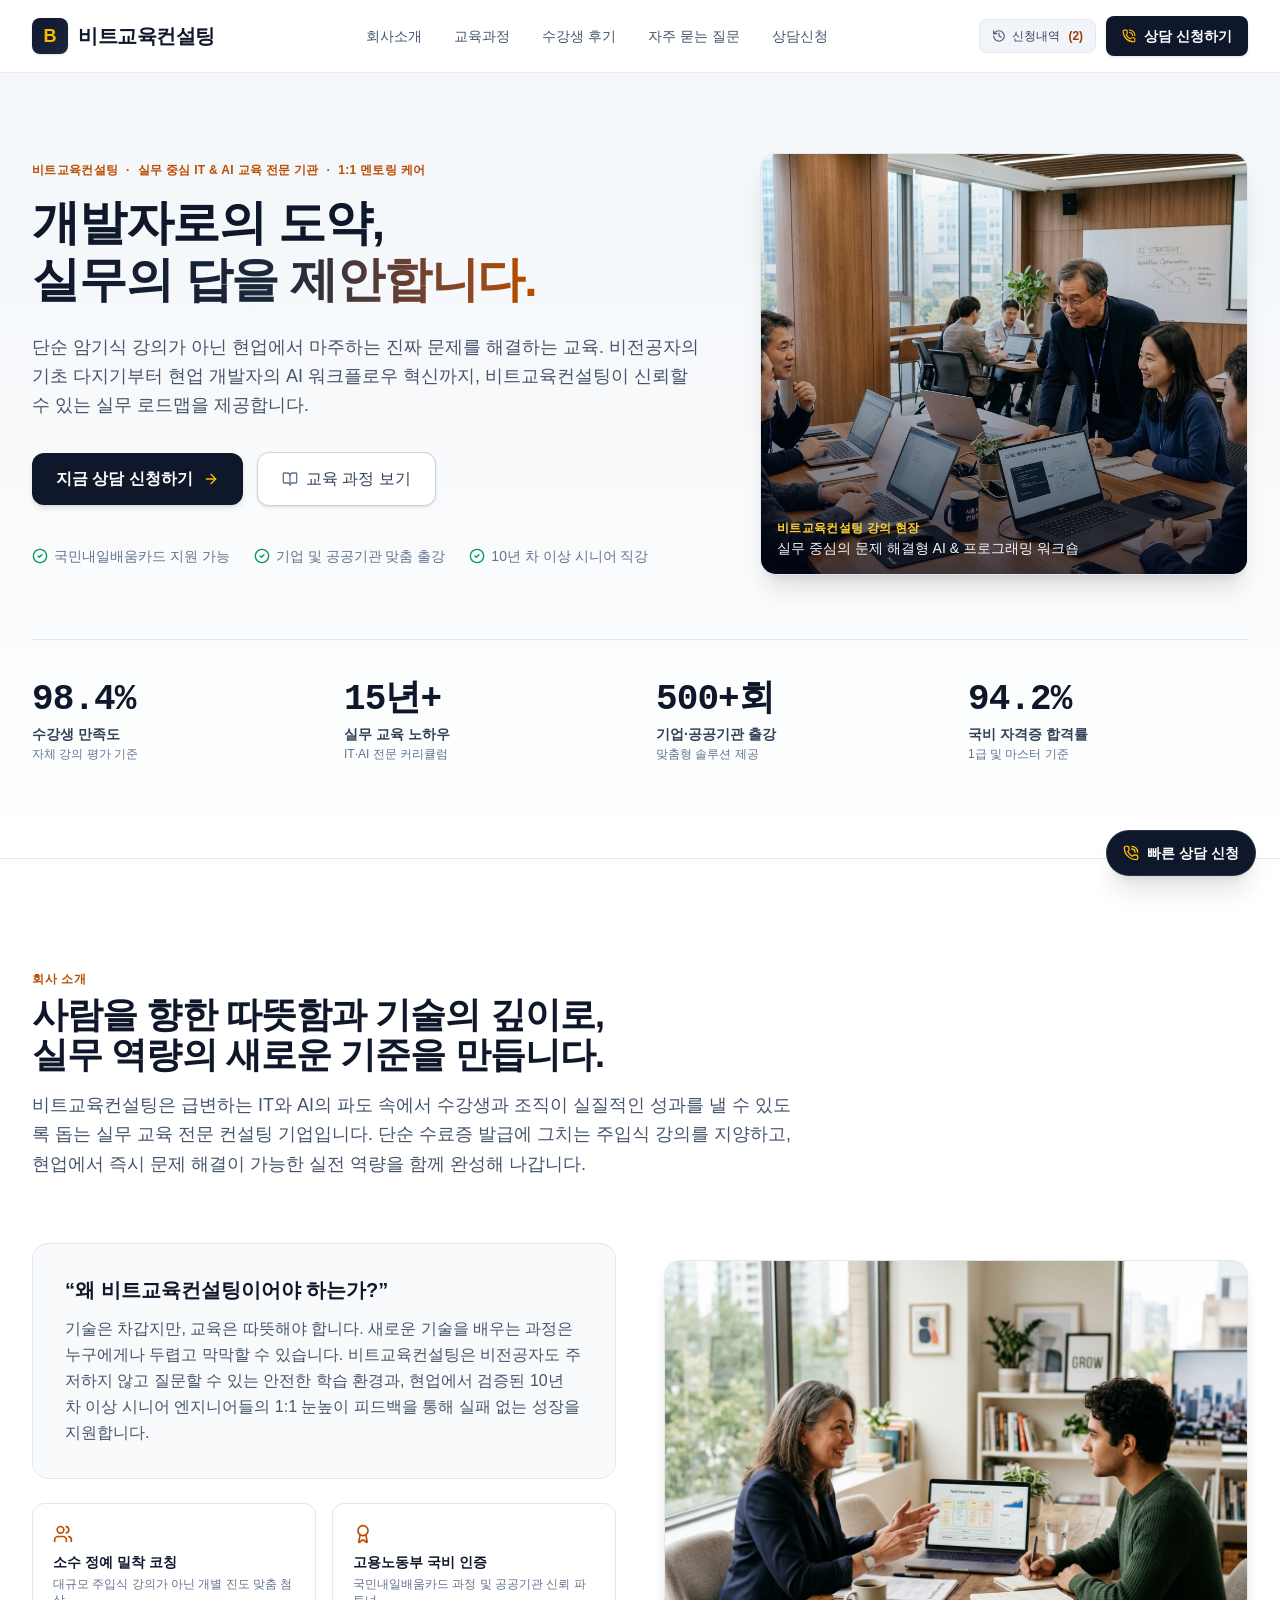
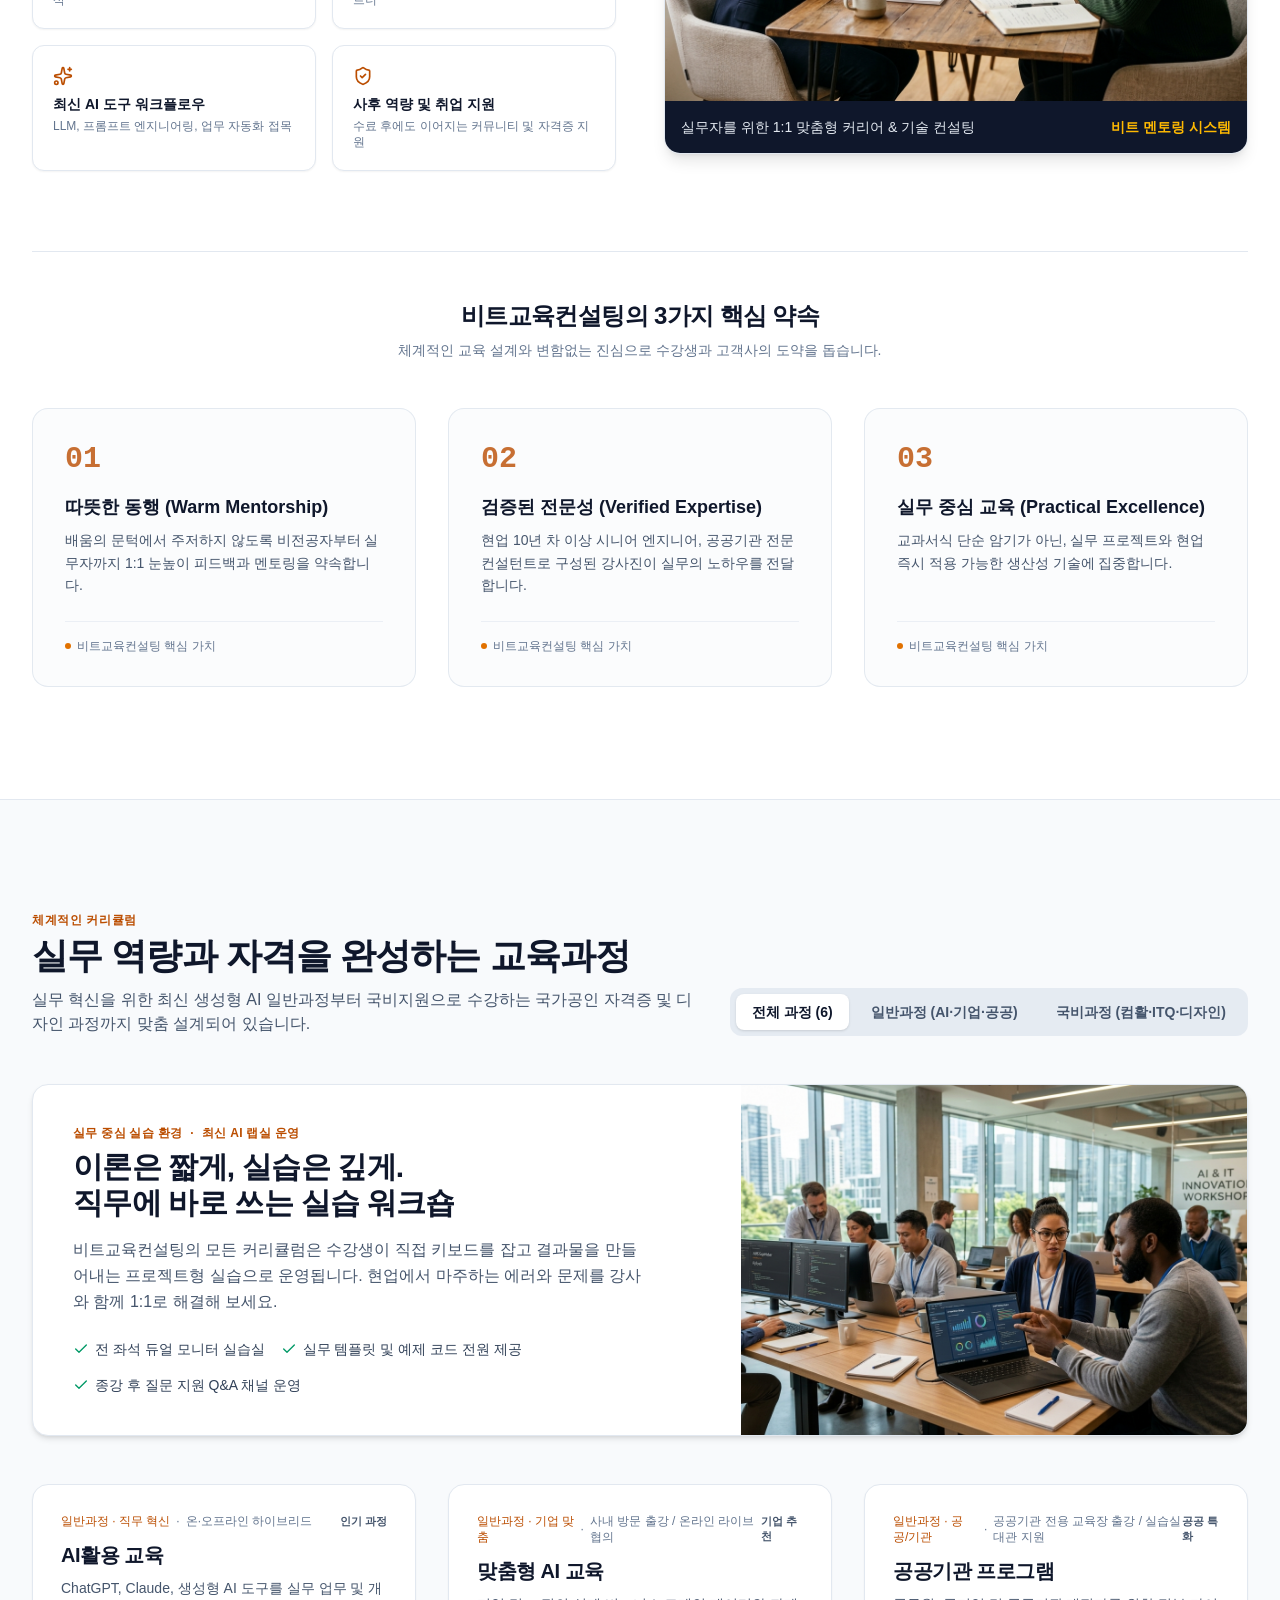
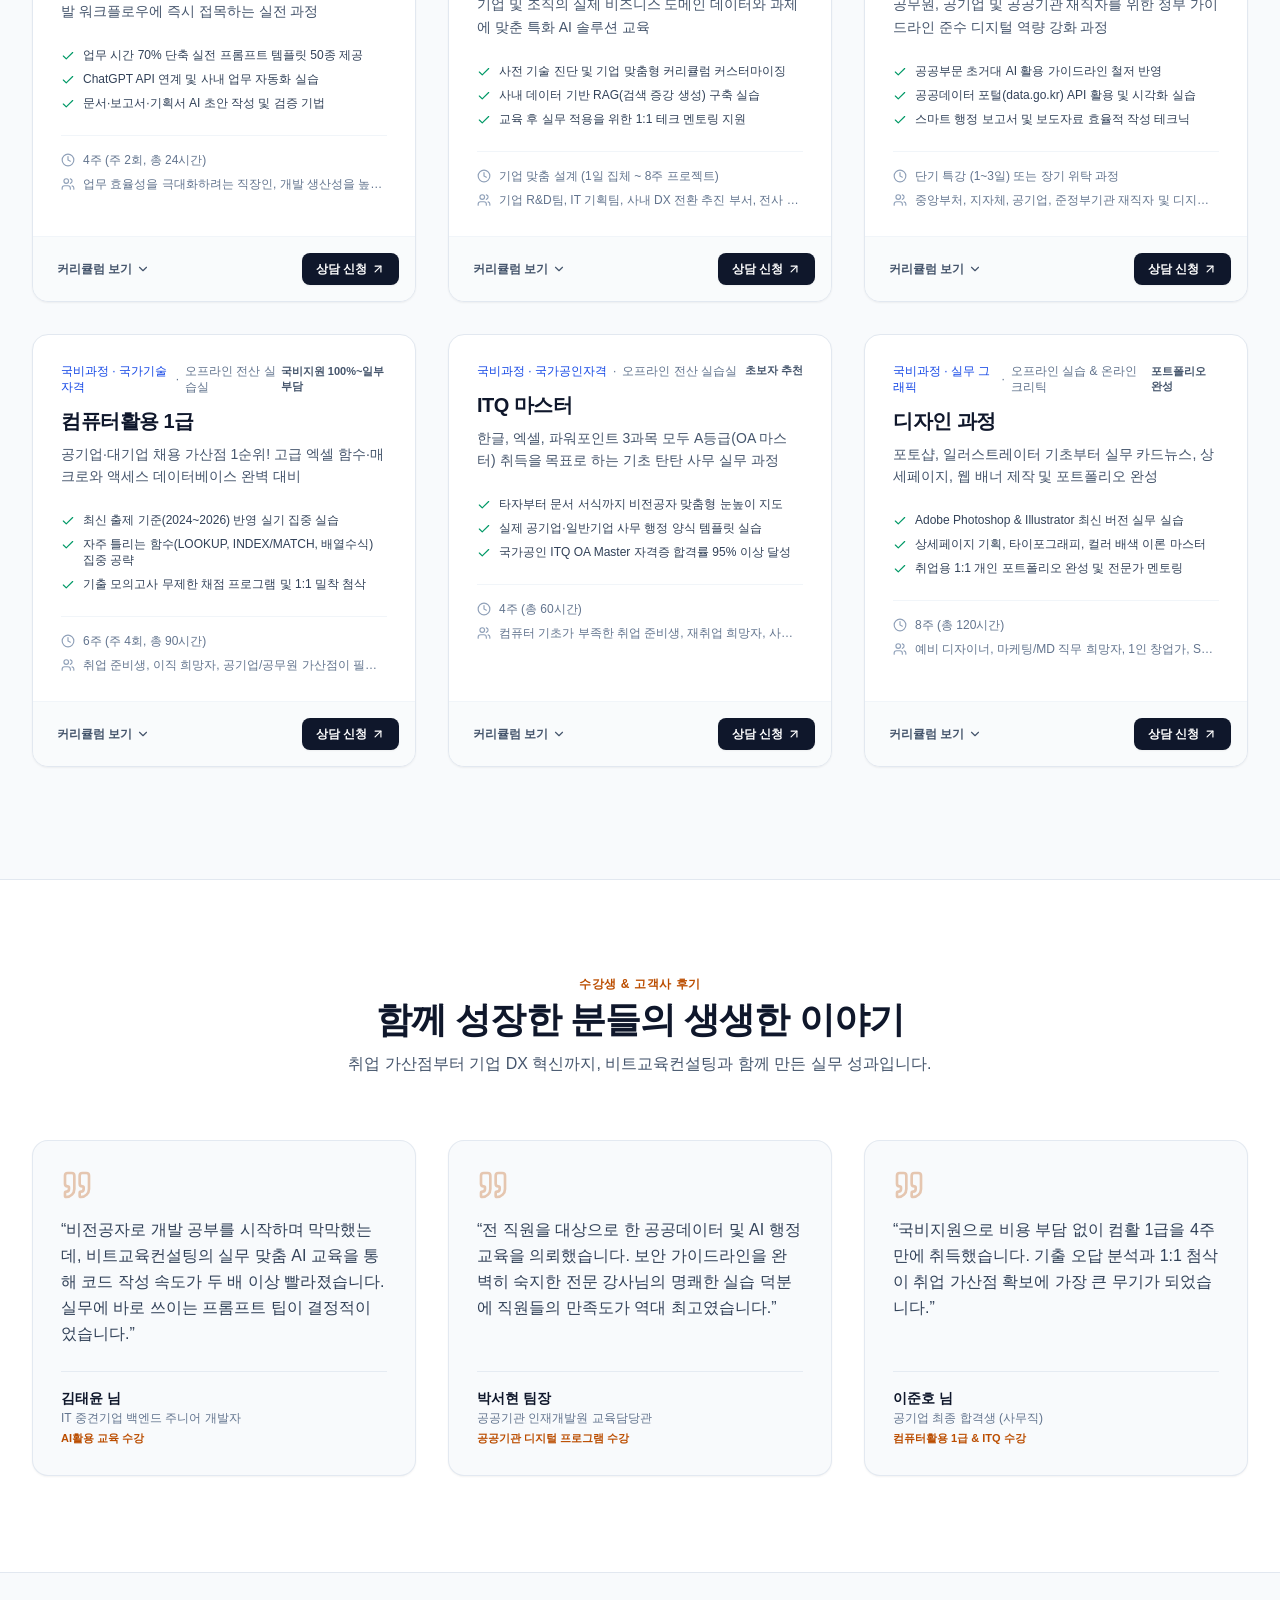
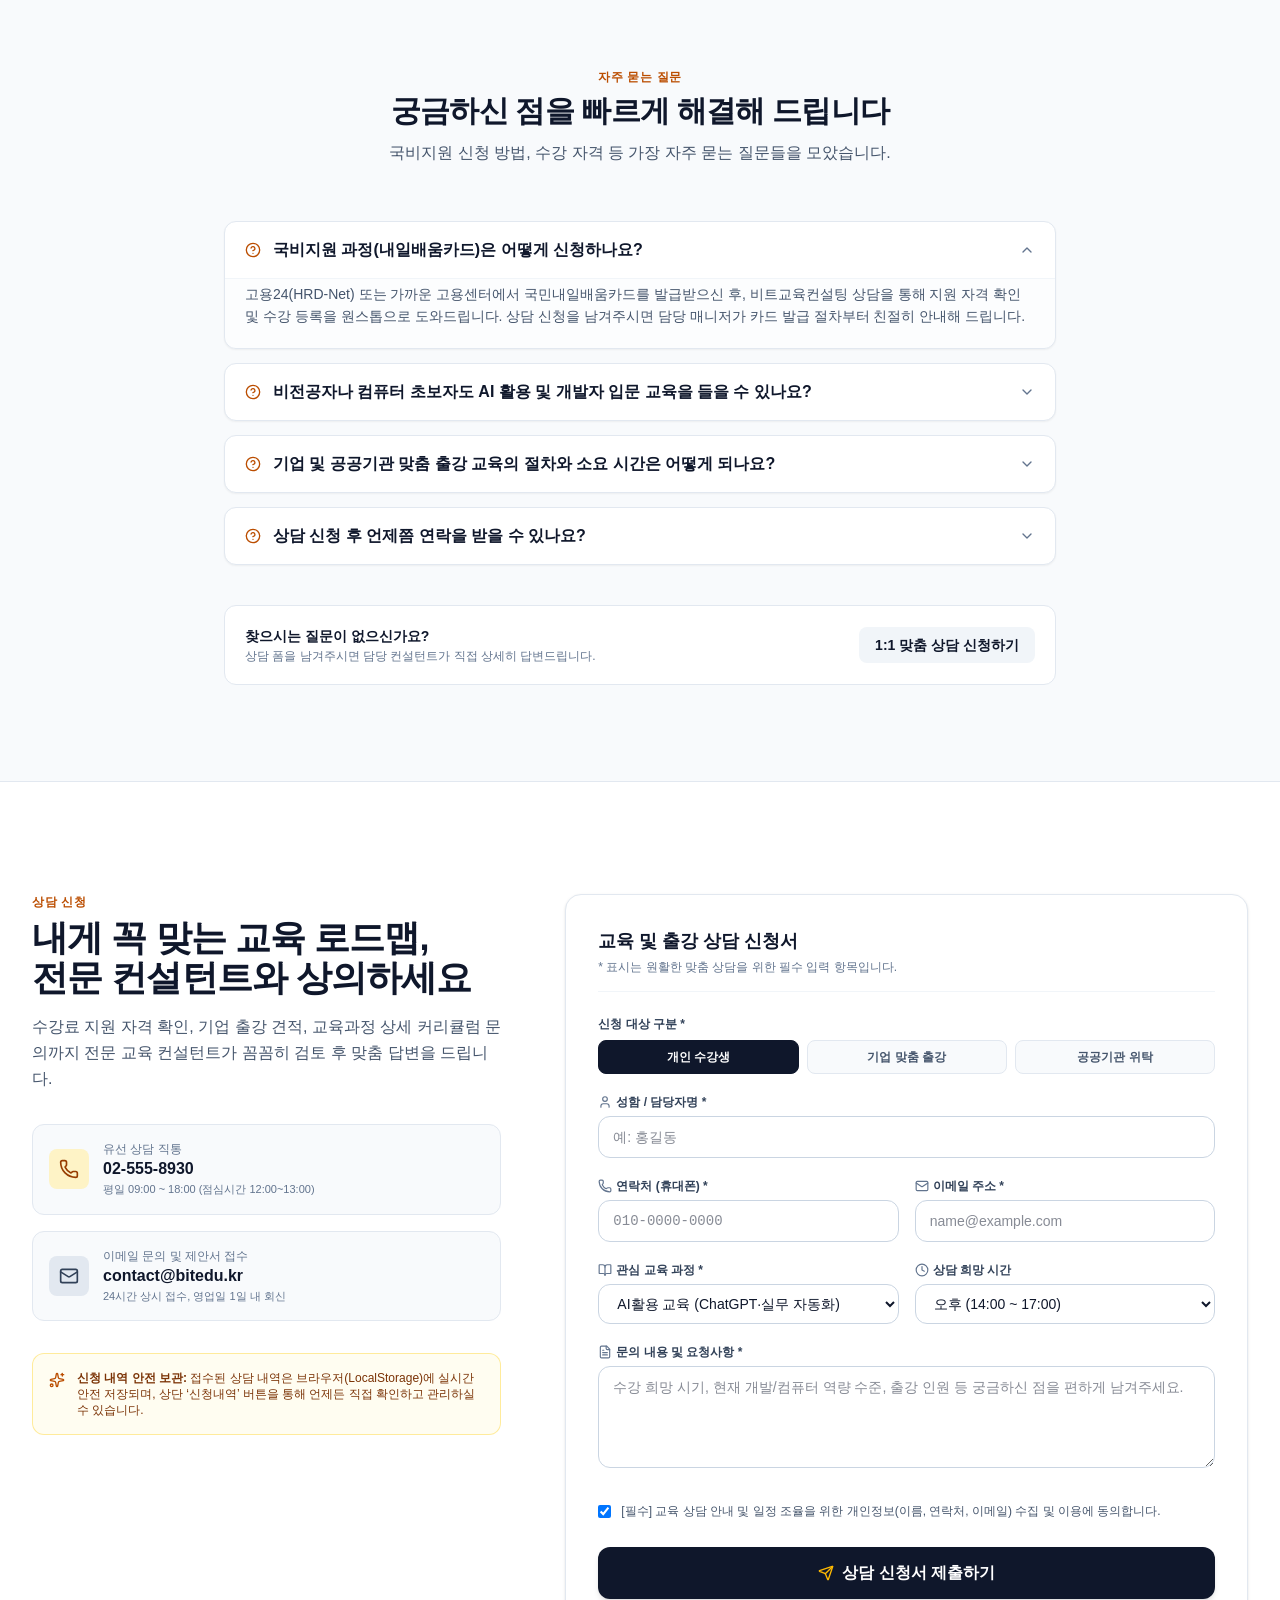
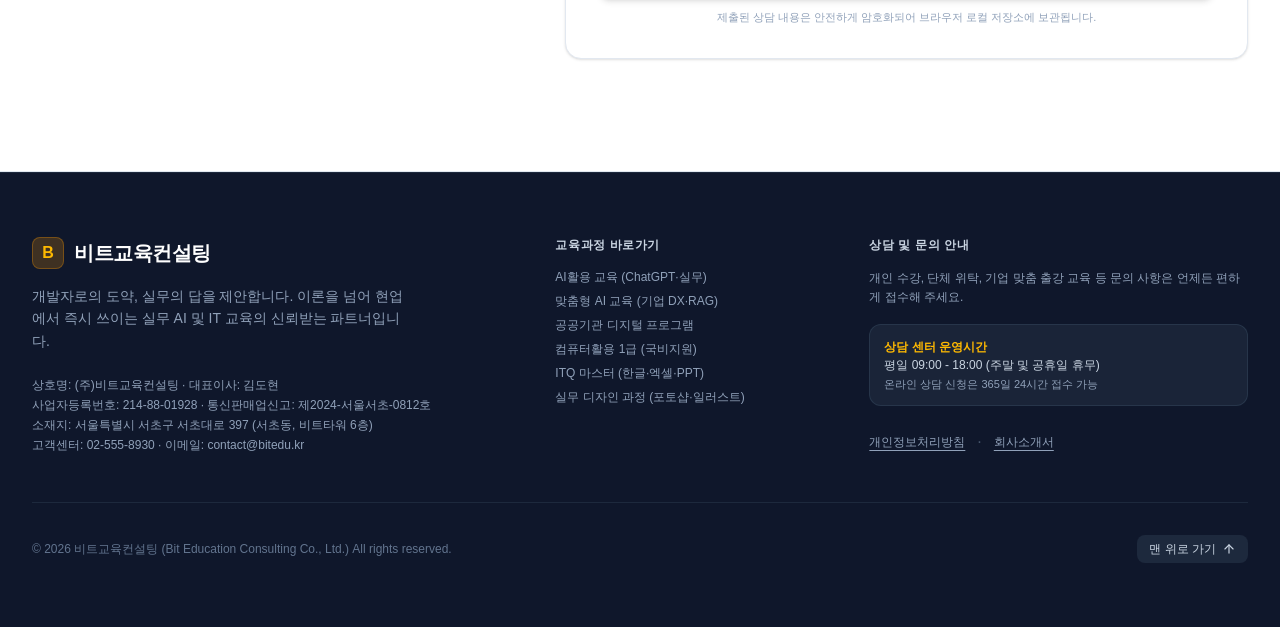
<file: index.html>
<!doctype html>
<html lang="ko" class="scroll-smooth">
  <head>
    <meta charset="UTF-8" />
    <meta name="viewport" content="width=device-width, initial-scale=1.0" />
    <title>비트교육컨설팅 | 개발자로의 도약, 실무의 답을 제안합니다</title>
    <meta name="description" content="개발자로의 도약과 실무의 답을 제안하는 실무 중심 IT 및 AI 교육 컨설팅 비트교육컨설팅" />
    <meta property="og:title" content="비트교육컨설팅 | 개발자로의 도약, 실무의 답을 제안합니다" />
    <meta property="og:description" content="개발자로의 도약과 실무의 답을 제안하는 실무 중심 IT 및 AI 교육 컨설팅 비트교육컨설팅" />
    <meta property="og:type" content="website" />
    <meta name="twitter:card" content="summary_large_image" />
    <link rel="preconnect" href="https://fonts.googleapis.com">
    <link rel="preconnect" href="https://fonts.gstatic.com" crossorigin>
    <link href="https://fonts.googleapis.com/css2?family=Plus+Jakarta+Sans:wght@400;500;600;700;800&family=Noto+Sans+KR:wght@300;400;500;600;700&display=swap" rel="stylesheet">
    <script type="module" crossorigin src="./assets/index-j3MHJ8ti.js"></script>
    <link rel="stylesheet" crossorigin href="./assets/index-C7l54IaM.css">
  </head>
  <body class="bg-slate-50 text-slate-900 antialiased selection:bg-amber-100 selection:text-amber-900">
    <div id="root"></div>
  </body>
</html>
</file>
<file: assets/index-C7l54IaM.css>
/*! tailwindcss v4.3.3 | MIT License | https://tailwindcss.com */
@layer properties{@supports (((-webkit-hyphens:none)) and (not (margin-trim:inline))) or ((-moz-orient:inline) and (not (color:rgb(from red r g b)))){*,:before,:after,::backdrop{--tw-space-y-reverse:0;--tw-border-style:solid;--tw-gradient-position:initial;--tw-gradient-from:#0000;--tw-gradient-via:#0000;--tw-gradient-to:#0000;--tw-gradient-stops:initial;--tw-gradient-via-stops:initial;--tw-gradient-from-position:0%;--tw-gradient-via-position:50%;--tw-gradient-to-position:100%;--tw-leading:initial;--tw-font-weight:initial;--tw-tracking:initial;--tw-ordinal:initial;--tw-slashed-zero:initial;--tw-numeric-figure:initial;--tw-numeric-spacing:initial;--tw-numeric-fraction:initial;--tw-shadow:0 0 #0000;--tw-shadow-color:initial;--tw-shadow-alpha:100%;--tw-inset-shadow:0 0 #0000;--tw-inset-shadow-color:initial;--tw-inset-shadow-alpha:100%;--tw-ring-color:initial;--tw-ring-shadow:0 0 #0000;--tw-inset-ring-color:initial;--tw-inset-ring-shadow:0 0 #0000;--tw-ring-inset:initial;--tw-ring-offset-width:0px;--tw-ring-offset-color:#fff;--tw-ring-offset-shadow:0 0 #0000;--tw-backdrop-blur:initial;--tw-backdrop-brightness:initial;--tw-backdrop-contrast:initial;--tw-backdrop-grayscale:initial;--tw-backdrop-hue-rotate:initial;--tw-backdrop-invert:initial;--tw-backdrop-opacity:initial;--tw-backdrop-saturate:initial;--tw-backdrop-sepia:initial;--tw-duration:initial;--tw-translate-x:0;--tw-translate-y:0;--tw-translate-z:0;--tw-content:"";--tw-scale-x:1;--tw-scale-y:1;--tw-scale-z:1}}}@layer theme{:root,:host{--font-sans:-apple-system, BlinkMacSystemFont, "Segoe UI", Roboto, "Helvetica Neue", "Noto Sans", Arial, sans-serif, "Apple Color Emoji", "Segoe UI Emoji", "Segoe UI Symbol", "Noto Color Emoji";--font-mono:ui-monospace, SFMono-Regular, Menlo, Monaco, Consolas, "Liberation Mono", "Courier New", monospace;--color-red-50:oklch(97.1% .013 17.38);--color-red-100:oklch(93.6% .032 17.717);--color-red-200:oklch(88.5% .062 18.334);--color-red-400:oklch(70.4% .191 22.216);--color-red-500:oklch(63.7% .237 25.331);--color-red-600:oklch(57.7% .245 27.325);--color-amber-50:oklch(98.7% .022 95.277);--color-amber-100:oklch(96.2% .059 95.617);--color-amber-200:oklch(92.4% .12 95.746);--color-amber-300:oklch(87.9% .169 91.605);--color-amber-400:oklch(82.8% .189 84.429);--color-amber-500:oklch(76.9% .188 70.08);--color-amber-600:oklch(66.6% .179 58.318);--color-amber-700:oklch(55.5% .163 48.998);--color-amber-800:oklch(47.3% .137 46.201);--color-amber-900:oklch(41.4% .112 45.904);--color-emerald-100:oklch(95% .052 163.051);--color-emerald-200:oklch(90.5% .093 164.15);--color-emerald-400:oklch(76.5% .177 163.223);--color-emerald-600:oklch(59.6% .145 163.225);--color-emerald-700:oklch(50.8% .118 165.612);--color-emerald-800:oklch(43.2% .095 166.913);--color-blue-100:oklch(93.2% .032 255.585);--color-blue-600:oklch(54.6% .245 262.881);--color-blue-700:oklch(48.8% .243 264.376);--color-blue-800:oklch(42.4% .199 265.638);--color-slate-50:oklch(98.4% .003 247.858);--color-slate-100:oklch(96.8% .007 247.896);--color-slate-200:oklch(92.9% .013 255.508);--color-slate-300:oklch(86.9% .022 252.894);--color-slate-400:oklch(70.4% .04 256.788);--color-slate-500:oklch(55.4% .046 257.417);--color-slate-600:oklch(44.6% .043 257.281);--color-slate-700:oklch(37.2% .044 257.287);--color-slate-800:oklch(27.9% .041 260.031);--color-slate-900:oklch(20.8% .042 265.755);--color-slate-950:oklch(12.9% .042 264.695);--color-white:#fff;--spacing:.25rem;--container-sm:24rem;--container-lg:32rem;--container-xl:36rem;--container-2xl:42rem;--container-3xl:48rem;--container-4xl:56rem;--container-7xl:80rem;--text-xs:.75rem;--text-xs--line-height:calc(1 / .75);--text-sm:.875rem;--text-sm--line-height:calc(1.25 / .875);--text-base:1rem;--text-base--line-height:calc(1.5 / 1);--text-lg:1.125rem;--text-lg--line-height:calc(1.75 / 1.125);--text-xl:1.25rem;--text-xl--line-height:calc(1.75 / 1.25);--text-2xl:1.5rem;--text-2xl--line-height:calc(2 / 1.5);--text-3xl:1.875rem;--text-3xl--line-height:calc(2.25 / 1.875);--text-4xl:2.25rem;--text-4xl--line-height:calc(2.5 / 2.25);--text-5xl:3rem;--text-5xl--line-height:1;--font-weight-normal:400;--font-weight-medium:500;--font-weight-semibold:600;--font-weight-bold:700;--font-weight-extrabold:800;--tracking-tight:-.025em;--tracking-wide:.025em;--tracking-wider:.05em;--leading-relaxed:1.625;--radius-md:.375rem;--radius-lg:.5rem;--radius-xl:.75rem;--radius-2xl:1rem;--animate-spin:spin 1s linear infinite;--animate-bounce:bounce 1s infinite;--blur-xs:4px;--blur-md:12px;--default-transition-duration:.15s;--default-transition-timing-function:cubic-bezier(.4, 0, .2, 1);--default-font-family:var(--font-sans);--default-mono-font-family:var(--font-mono)}}@layer base{*,:after,:before,::backdrop{box-sizing:border-box;border:0 solid;margin:0;padding:0}::file-selector-button{box-sizing:border-box;border:0 solid;margin:0;padding:0}html,:host{-webkit-text-size-adjust:100%;tab-size:4;line-height:1.5;font-family:var(--default-font-family,-apple-system, BlinkMacSystemFont, "Segoe UI", Roboto, "Helvetica Neue", "Noto Sans", Arial, sans-serif, "Apple Color Emoji", "Segoe UI Emoji", "Segoe UI Symbol", "Noto Color Emoji");font-feature-settings:var(--default-font-feature-settings,normal);font-variation-settings:var(--default-font-variation-settings,normal);-webkit-tap-highlight-color:transparent}hr{height:0;color:inherit;border-top-width:1px}abbr:where([title]){-webkit-text-decoration:underline dotted;text-decoration:underline dotted}h1,h2,h3,h4,h5,h6{font-size:inherit;font-weight:inherit}a{color:inherit;-webkit-text-decoration:inherit;-webkit-text-decoration:inherit;-webkit-text-decoration:inherit;-webkit-text-decoration:inherit;text-decoration:inherit}b,strong{font-weight:bolder}code,kbd,samp,pre{font-family:var(--default-mono-font-family,ui-monospace, SFMono-Regular, Menlo, Monaco, Consolas, "Liberation Mono", "Courier New", monospace);font-feature-settings:var(--default-mono-font-feature-settings,normal);font-variation-settings:var(--default-mono-font-variation-settings,normal);font-size:1em}small{font-size:80%}sub,sup{vertical-align:baseline;font-size:75%;line-height:0;position:relative}sub{bottom:-.25em}sup{top:-.5em}table{text-indent:0;border-color:inherit;border-collapse:collapse}:-moz-focusring:where(:not(iframe)){outline:auto}progress{vertical-align:baseline}summary{display:list-item}ol,ul,menu{list-style:none}img,svg,video,canvas,audio,iframe,embed,object{vertical-align:middle;display:block}img,video{max-width:100%;height:auto}button,input,select,optgroup,textarea{font:inherit;font-feature-settings:inherit;font-variation-settings:inherit;letter-spacing:inherit;color:inherit;opacity:1;background-color:#0000;border-radius:0}::file-selector-button{font:inherit;font-feature-settings:inherit;font-variation-settings:inherit;letter-spacing:inherit;color:inherit;opacity:1;background-color:#0000;border-radius:0}:where(select:is([multiple],[size])) optgroup{font-weight:bolder}:where(select:is([multiple],[size])) optgroup option{padding-inline-start:20px}::file-selector-button{margin-inline-end:4px}::placeholder{opacity:1}@supports (not ((-webkit-appearance:-apple-pay-button))) or (contain-intrinsic-size:1px){::placeholder{color:currentColor}@supports (color:color-mix(in lab, red, red)){::placeholder{color:color-mix(in oklab, currentcolor 50%, transparent)}}}textarea{resize:vertical}::-webkit-search-decoration{-webkit-appearance:none}::-webkit-date-and-time-value{min-height:1lh;text-align:inherit}::-webkit-datetime-edit{display:inline-flex}::-webkit-datetime-edit-fields-wrapper{padding:0}::-webkit-datetime-edit{padding-block:0}::-webkit-datetime-edit-year-field{padding-block:0}::-webkit-datetime-edit-month-field{padding-block:0}::-webkit-datetime-edit-day-field{padding-block:0}::-webkit-datetime-edit-hour-field{padding-block:0}::-webkit-datetime-edit-minute-field{padding-block:0}::-webkit-datetime-edit-second-field{padding-block:0}::-webkit-datetime-edit-millisecond-field{padding-block:0}::-webkit-datetime-edit-meridiem-field{padding-block:0}::-webkit-calendar-picker-indicator{line-height:1}:-moz-ui-invalid{box-shadow:none}button,input:where([type=button],[type=reset],[type=submit]){appearance:button}::file-selector-button{appearance:button}::-webkit-inner-spin-button{height:auto}::-webkit-outer-spin-button{height:auto}[hidden]:where(:not([hidden=until-found])){display:none!important}html{scroll-behavior:smooth;font-family:Noto Sans KR,Plus Jakarta Sans,system-ui,-apple-system,BlinkMacSystemFont,Segoe UI,Roboto,sans-serif}}@layer components;@layer utilities{.pointer-events-none{pointer-events:none}.absolute{position:absolute}.fixed{position:fixed}.relative{position:relative}.sticky{position:sticky}.inset-0{inset:0}.top-0{top:0}.right-4{right:calc(var(--spacing) * 4)}.right-6{right:calc(var(--spacing) * 6)}.bottom-4{bottom:calc(var(--spacing) * 4)}.bottom-6{bottom:calc(var(--spacing) * 6)}.left-4{left:calc(var(--spacing) * 4)}.z-30{z-index:30}.z-40{z-index:40}.z-50{z-index:50}.mx-auto{margin-inline:auto}.mt-0\.5{margin-top:calc(var(--spacing) * .5)}.mt-1{margin-top:var(--spacing)}.mt-2{margin-top:calc(var(--spacing) * 2)}.mt-2\.5{margin-top:calc(var(--spacing) * 2.5)}.mt-3{margin-top:calc(var(--spacing) * 3)}.mt-4{margin-top:calc(var(--spacing) * 4)}.mt-6{margin-top:calc(var(--spacing) * 6)}.mt-10{margin-top:calc(var(--spacing) * 10)}.mt-16{margin-top:calc(var(--spacing) * 16)}.mb-0\.5{margin-bottom:calc(var(--spacing) * .5)}.mb-1{margin-bottom:var(--spacing)}.mb-1\.5{margin-bottom:calc(var(--spacing) * 1.5)}.mb-2{margin-bottom:calc(var(--spacing) * 2)}.mb-3{margin-bottom:calc(var(--spacing) * 3)}.mb-4{margin-bottom:calc(var(--spacing) * 4)}.mb-5{margin-bottom:calc(var(--spacing) * 5)}.mb-6{margin-bottom:calc(var(--spacing) * 6)}.mb-8{margin-bottom:calc(var(--spacing) * 8)}.mb-10{margin-bottom:calc(var(--spacing) * 10)}.mb-12{margin-bottom:calc(var(--spacing) * 12)}.mb-14{margin-bottom:calc(var(--spacing) * 14)}.mb-16{margin-bottom:calc(var(--spacing) * 16)}.mb-20{margin-bottom:calc(var(--spacing) * 20)}.ml-0\.5{margin-left:calc(var(--spacing) * .5)}.ml-2{margin-left:calc(var(--spacing) * 2)}.line-clamp-1{-webkit-line-clamp:1;-webkit-box-orient:vertical;display:-webkit-box;overflow:hidden}.block{display:block}.contents{display:contents}.flex{display:flex}.grid{display:grid}.hidden{display:none}.inline-flex{display:inline-flex}.h-1\.5{height:calc(var(--spacing) * 1.5)}.h-3{height:calc(var(--spacing) * 3)}.h-3\.5{height:calc(var(--spacing) * 3.5)}.h-4{height:calc(var(--spacing) * 4)}.h-5{height:calc(var(--spacing) * 5)}.h-6{height:calc(var(--spacing) * 6)}.h-8{height:calc(var(--spacing) * 8)}.h-9{height:calc(var(--spacing) * 9)}.h-10{height:calc(var(--spacing) * 10)}.h-12{height:calc(var(--spacing) * 12)}.h-18{height:calc(var(--spacing) * 18)}.h-64{height:calc(var(--spacing) * 64)}.h-80{height:calc(var(--spacing) * 80)}.h-\[340px\]{height:340px}.h-\[360px\]{height:360px}.h-full{height:100%}.max-h-\[80vh\]{max-height:80vh}.max-h-\[85vh\]{max-height:85vh}.min-h-\[260px\]{min-height:260px}.min-h-screen{min-height:100vh}.w-1\.5{width:calc(var(--spacing) * 1.5)}.w-3{width:calc(var(--spacing) * 3)}.w-3\.5{width:calc(var(--spacing) * 3.5)}.w-4{width:calc(var(--spacing) * 4)}.w-5{width:calc(var(--spacing) * 5)}.w-6{width:calc(var(--spacing) * 6)}.w-8{width:calc(var(--spacing) * 8)}.w-9{width:calc(var(--spacing) * 9)}.w-10{width:calc(var(--spacing) * 10)}.w-12{width:calc(var(--spacing) * 12)}.w-full{width:100%}.max-w-2xl{max-width:var(--container-2xl)}.max-w-3xl{max-width:var(--container-3xl)}.max-w-4xl{max-width:var(--container-4xl)}.max-w-7xl{max-width:var(--container-7xl)}.max-w-lg{max-width:var(--container-lg)}.max-w-sm{max-width:var(--container-sm)}.max-w-xl{max-width:var(--container-xl)}.flex-1{flex:1}.shrink-0{flex-shrink:0}.animate-bounce{animation:var(--animate-bounce)}.animate-spin{animation:var(--animate-spin)}.cursor-pointer{cursor:pointer}.grid-cols-1{grid-template-columns:repeat(1,minmax(0,1fr))}.grid-cols-2{grid-template-columns:repeat(2,minmax(0,1fr))}.grid-cols-3{grid-template-columns:repeat(3,minmax(0,1fr))}.flex-col{flex-direction:column}.flex-wrap{flex-wrap:wrap}.items-center{align-items:center}.items-end{align-items:flex-end}.items-start{align-items:flex-start}.items-stretch{align-items:stretch}.justify-between{justify-content:space-between}.justify-center{justify-content:center}.justify-end{justify-content:flex-end}.gap-1{gap:var(--spacing)}.gap-1\.5{gap:calc(var(--spacing) * 1.5)}.gap-2{gap:calc(var(--spacing) * 2)}.gap-2\.5{gap:calc(var(--spacing) * 2.5)}.gap-3{gap:calc(var(--spacing) * 3)}.gap-3\.5{gap:calc(var(--spacing) * 3.5)}.gap-4{gap:calc(var(--spacing) * 4)}.gap-6{gap:calc(var(--spacing) * 6)}.gap-8{gap:calc(var(--spacing) * 8)}.gap-10{gap:calc(var(--spacing) * 10)}.gap-12{gap:calc(var(--spacing) * 12)}:where(.space-y-1>:not(:last-child)){--tw-space-y-reverse:0;margin-block-start:calc(var(--spacing) * var(--tw-space-y-reverse));margin-block-end:calc(var(--spacing) * calc(1 - var(--tw-space-y-reverse)))}:where(.space-y-1\.5>:not(:last-child)){--tw-space-y-reverse:0;margin-block-start:calc(calc(var(--spacing) * 1.5) * var(--tw-space-y-reverse));margin-block-end:calc(calc(var(--spacing) * 1.5) * calc(1 - var(--tw-space-y-reverse)))}:where(.space-y-2>:not(:last-child)){--tw-space-y-reverse:0;margin-block-start:calc(calc(var(--spacing) * 2) * var(--tw-space-y-reverse));margin-block-end:calc(calc(var(--spacing) * 2) * calc(1 - var(--tw-space-y-reverse)))}:where(.space-y-2\.5>:not(:last-child)){--tw-space-y-reverse:0;margin-block-start:calc(calc(var(--spacing) * 2.5) * var(--tw-space-y-reverse));margin-block-end:calc(calc(var(--spacing) * 2.5) * calc(1 - var(--tw-space-y-reverse)))}:where(.space-y-3>:not(:last-child)){--tw-space-y-reverse:0;margin-block-start:calc(calc(var(--spacing) * 3) * var(--tw-space-y-reverse));margin-block-end:calc(calc(var(--spacing) * 3) * calc(1 - var(--tw-space-y-reverse)))}:where(.space-y-3\.5>:not(:last-child)){--tw-space-y-reverse:0;margin-block-start:calc(calc(var(--spacing) * 3.5) * var(--tw-space-y-reverse));margin-block-end:calc(calc(var(--spacing) * 3.5) * calc(1 - var(--tw-space-y-reverse)))}:where(.space-y-4>:not(:last-child)){--tw-space-y-reverse:0;margin-block-start:calc(calc(var(--spacing) * 4) * var(--tw-space-y-reverse));margin-block-end:calc(calc(var(--spacing) * 4) * calc(1 - var(--tw-space-y-reverse)))}:where(.space-y-5>:not(:last-child)){--tw-space-y-reverse:0;margin-block-start:calc(calc(var(--spacing) * 5) * var(--tw-space-y-reverse));margin-block-end:calc(calc(var(--spacing) * 5) * calc(1 - var(--tw-space-y-reverse)))}:where(.space-y-6>:not(:last-child)){--tw-space-y-reverse:0;margin-block-start:calc(calc(var(--spacing) * 6) * var(--tw-space-y-reverse));margin-block-end:calc(calc(var(--spacing) * 6) * calc(1 - var(--tw-space-y-reverse)))}.gap-x-4{column-gap:calc(var(--spacing) * 4)}.gap-x-6{column-gap:calc(var(--spacing) * 6)}.gap-y-1{row-gap:var(--spacing)}.gap-y-2{row-gap:calc(var(--spacing) * 2)}.self-end{align-self:flex-end}.self-start{align-self:flex-start}.overflow-hidden{overflow:hidden}.overflow-y-auto{overflow-y:auto}.scroll-smooth{scroll-behavior:smooth}.rounded{border-radius:.25rem}.rounded-2xl{border-radius:var(--radius-2xl)}.rounded-full{border-radius:2147483647px}.rounded-lg{border-radius:var(--radius-lg)}.rounded-md{border-radius:var(--radius-md)}.rounded-xl{border-radius:var(--radius-xl)}.border{border-style:var(--tw-border-style);border-width:1px}.border-2{border-style:var(--tw-border-style);border-width:2px}.border-t{border-top-style:var(--tw-border-style);border-top-width:1px}.border-b{border-bottom-style:var(--tw-border-style);border-bottom-width:1px}.border-amber-200\/60{border-color:#fee68599}@supports (color:color-mix(in lab, red, red)){.border-amber-200\/60{border-color:color-mix(in oklab, var(--color-amber-200) 60%, transparent)}}.border-amber-200\/80{border-color:#fee685cc}@supports (color:color-mix(in lab, red, red)){.border-amber-200\/80{border-color:color-mix(in oklab, var(--color-amber-200) 80%, transparent)}}.border-amber-500\/30{border-color:#f99c004d}@supports (color:color-mix(in lab, red, red)){.border-amber-500\/30{border-color:color-mix(in oklab, var(--color-amber-500) 30%, transparent)}}.border-amber-600{border-color:var(--color-amber-600)}.border-blue-600{border-color:var(--color-blue-600)}.border-emerald-200{border-color:var(--color-emerald-200)}.border-emerald-400{border-color:var(--color-emerald-400)}.border-emerald-600{border-color:var(--color-emerald-600)}.border-red-400{border-color:var(--color-red-400)}.border-slate-100{border-color:var(--color-slate-100)}.border-slate-200{border-color:var(--color-slate-200)}.border-slate-200\/60{border-color:#e2e8f099}@supports (color:color-mix(in lab, red, red)){.border-slate-200\/60{border-color:color-mix(in oklab, var(--color-slate-200) 60%, transparent)}}.border-slate-200\/80{border-color:#e2e8f0cc}@supports (color:color-mix(in lab, red, red)){.border-slate-200\/80{border-color:color-mix(in oklab, var(--color-slate-200) 80%, transparent)}}.border-slate-200\/90{border-color:#e2e8f0e6}@supports (color:color-mix(in lab, red, red)){.border-slate-200\/90{border-color:color-mix(in oklab, var(--color-slate-200) 90%, transparent)}}.border-slate-300{border-color:var(--color-slate-300)}.border-slate-700\/60{border-color:#31415899}@supports (color:color-mix(in lab, red, red)){.border-slate-700\/60{border-color:color-mix(in oklab, var(--color-slate-700) 60%, transparent)}}.border-slate-800{border-color:var(--color-slate-800)}.border-slate-900{border-color:var(--color-slate-900)}.border-white\/30{border-color:#ffffff4d}@supports (color:color-mix(in lab, red, red)){.border-white\/30{border-color:color-mix(in oklab, var(--color-white) 30%, transparent)}}.border-t-white{border-top-color:var(--color-white)}.bg-amber-50{background-color:var(--color-amber-50)}.bg-amber-50\/70{background-color:#fffbebb3}@supports (color:color-mix(in lab, red, red)){.bg-amber-50\/70{background-color:color-mix(in oklab, var(--color-amber-50) 70%, transparent)}}.bg-amber-100{background-color:var(--color-amber-100)}.bg-amber-500\/20{background-color:#f99c0033}@supports (color:color-mix(in lab, red, red)){.bg-amber-500\/20{background-color:color-mix(in oklab, var(--color-amber-500) 20%, transparent)}}.bg-amber-600{background-color:var(--color-amber-600)}.bg-blue-100{background-color:var(--color-blue-100)}.bg-blue-600{background-color:var(--color-blue-600)}.bg-emerald-100{background-color:var(--color-emerald-100)}.bg-emerald-600{background-color:var(--color-emerald-600)}.bg-red-50{background-color:var(--color-red-50)}.bg-red-50\/20{background-color:#fef2f233}@supports (color:color-mix(in lab, red, red)){.bg-red-50\/20{background-color:color-mix(in oklab, var(--color-red-50) 20%, transparent)}}.bg-slate-50{background-color:var(--color-slate-50)}.bg-slate-50\/40{background-color:#f8fafc66}@supports (color:color-mix(in lab, red, red)){.bg-slate-50\/40{background-color:color-mix(in oklab, var(--color-slate-50) 40%, transparent)}}.bg-slate-50\/50{background-color:#f8fafc80}@supports (color:color-mix(in lab, red, red)){.bg-slate-50\/50{background-color:color-mix(in oklab, var(--color-slate-50) 50%, transparent)}}.bg-slate-50\/70{background-color:#f8fafcb3}@supports (color:color-mix(in lab, red, red)){.bg-slate-50\/70{background-color:color-mix(in oklab, var(--color-slate-50) 70%, transparent)}}.bg-slate-50\/80{background-color:#f8fafccc}@supports (color:color-mix(in lab, red, red)){.bg-slate-50\/80{background-color:color-mix(in oklab, var(--color-slate-50) 80%, transparent)}}.bg-slate-100{background-color:var(--color-slate-100)}.bg-slate-200{background-color:var(--color-slate-200)}.bg-slate-200\/80{background-color:#e2e8f0cc}@supports (color:color-mix(in lab, red, red)){.bg-slate-200\/80{background-color:color-mix(in oklab, var(--color-slate-200) 80%, transparent)}}.bg-slate-800{background-color:var(--color-slate-800)}.bg-slate-800\/80{background-color:#1d293dcc}@supports (color:color-mix(in lab, red, red)){.bg-slate-800\/80{background-color:color-mix(in oklab, var(--color-slate-800) 80%, transparent)}}.bg-slate-900{background-color:var(--color-slate-900)}.bg-slate-950\/60{background-color:#02061899}@supports (color:color-mix(in lab, red, red)){.bg-slate-950\/60{background-color:color-mix(in oklab, var(--color-slate-950) 60%, transparent)}}.bg-slate-950\/70{background-color:#020618b3}@supports (color:color-mix(in lab, red, red)){.bg-slate-950\/70{background-color:color-mix(in oklab, var(--color-slate-950) 70%, transparent)}}.bg-white{background-color:var(--color-white)}.bg-white\/95{background-color:#fffffff2}@supports (color:color-mix(in lab, red, red)){.bg-white\/95{background-color:color-mix(in oklab, var(--color-white) 95%, transparent)}}.bg-gradient-to-b{--tw-gradient-position:to bottom in oklab;background-image:linear-gradient(var(--tw-gradient-stops))}.bg-gradient-to-br{--tw-gradient-position:to bottom right in oklab;background-image:linear-gradient(var(--tw-gradient-stops))}.bg-gradient-to-r{--tw-gradient-position:to right in oklab;background-image:linear-gradient(var(--tw-gradient-stops))}.bg-gradient-to-t{--tw-gradient-position:to top in oklab;background-image:linear-gradient(var(--tw-gradient-stops))}.from-slate-100\/70{--tw-gradient-from:#f1f5f9b3}@supports (color:color-mix(in lab, red, red)){.from-slate-100\/70{--tw-gradient-from:color-mix(in oklab, var(--color-slate-100) 70%, transparent)}}.from-slate-100\/70{--tw-gradient-stops:var(--tw-gradient-via-stops,var(--tw-gradient-position), var(--tw-gradient-from) var(--tw-gradient-from-position), var(--tw-gradient-to) var(--tw-gradient-to-position))}.from-slate-100\/80{--tw-gradient-from:#f1f5f9cc}@supports (color:color-mix(in lab, red, red)){.from-slate-100\/80{--tw-gradient-from:color-mix(in oklab, var(--color-slate-100) 80%, transparent)}}.from-slate-100\/80{--tw-gradient-stops:var(--tw-gradient-via-stops,var(--tw-gradient-position), var(--tw-gradient-from) var(--tw-gradient-from-position), var(--tw-gradient-to) var(--tw-gradient-to-position))}.from-slate-900{--tw-gradient-from:var(--color-slate-900);--tw-gradient-stops:var(--tw-gradient-via-stops,var(--tw-gradient-position), var(--tw-gradient-from) var(--tw-gradient-from-position), var(--tw-gradient-to) var(--tw-gradient-to-position))}.from-slate-950\/70{--tw-gradient-from:#020618b3}@supports (color:color-mix(in lab, red, red)){.from-slate-950\/70{--tw-gradient-from:color-mix(in oklab, var(--color-slate-950) 70%, transparent)}}.from-slate-950\/70{--tw-gradient-stops:var(--tw-gradient-via-stops,var(--tw-gradient-position), var(--tw-gradient-from) var(--tw-gradient-from-position), var(--tw-gradient-to) var(--tw-gradient-to-position))}.via-slate-50{--tw-gradient-via:var(--color-slate-50);--tw-gradient-via-stops:var(--tw-gradient-position), var(--tw-gradient-from) var(--tw-gradient-from-position), var(--tw-gradient-via) var(--tw-gradient-via-position), var(--tw-gradient-to) var(--tw-gradient-to-position);--tw-gradient-stops:var(--tw-gradient-via-stops)}.via-slate-800{--tw-gradient-via:var(--color-slate-800);--tw-gradient-via-stops:var(--tw-gradient-position), var(--tw-gradient-from) var(--tw-gradient-from-position), var(--tw-gradient-via) var(--tw-gradient-via-position), var(--tw-gradient-to) var(--tw-gradient-to-position);--tw-gradient-stops:var(--tw-gradient-via-stops)}.via-slate-950\/20{--tw-gradient-via:#02061833}@supports (color:color-mix(in lab, red, red)){.via-slate-950\/20{--tw-gradient-via:color-mix(in oklab, var(--color-slate-950) 20%, transparent)}}.via-slate-950\/20{--tw-gradient-via-stops:var(--tw-gradient-position), var(--tw-gradient-from) var(--tw-gradient-from-position), var(--tw-gradient-via) var(--tw-gradient-via-position), var(--tw-gradient-to) var(--tw-gradient-to-position);--tw-gradient-stops:var(--tw-gradient-via-stops)}.to-amber-700{--tw-gradient-to:var(--color-amber-700);--tw-gradient-stops:var(--tw-gradient-via-stops,var(--tw-gradient-position), var(--tw-gradient-from) var(--tw-gradient-from-position), var(--tw-gradient-to) var(--tw-gradient-to-position))}.to-slate-800{--tw-gradient-to:var(--color-slate-800);--tw-gradient-stops:var(--tw-gradient-via-stops,var(--tw-gradient-position), var(--tw-gradient-from) var(--tw-gradient-from-position), var(--tw-gradient-to) var(--tw-gradient-to-position))}.to-transparent{--tw-gradient-to:transparent;--tw-gradient-stops:var(--tw-gradient-via-stops,var(--tw-gradient-position), var(--tw-gradient-from) var(--tw-gradient-from-position), var(--tw-gradient-to) var(--tw-gradient-to-position))}.to-white{--tw-gradient-to:var(--color-white);--tw-gradient-stops:var(--tw-gradient-via-stops,var(--tw-gradient-position), var(--tw-gradient-from) var(--tw-gradient-from-position), var(--tw-gradient-to) var(--tw-gradient-to-position))}.bg-clip-text{-webkit-background-clip:text;background-clip:text}.object-cover{object-fit:cover}.p-1{padding:var(--spacing)}.p-1\.5{padding:calc(var(--spacing) * 1.5)}.p-2{padding:calc(var(--spacing) * 2)}.p-2\.5{padding:calc(var(--spacing) * 2.5)}.p-3{padding:calc(var(--spacing) * 3)}.p-3\.5{padding:calc(var(--spacing) * 3.5)}.p-4{padding:calc(var(--spacing) * 4)}.p-5{padding:calc(var(--spacing) * 5)}.p-6{padding:calc(var(--spacing) * 6)}.p-7{padding:calc(var(--spacing) * 7)}.p-8{padding:calc(var(--spacing) * 8)}.px-2{padding-inline:calc(var(--spacing) * 2)}.px-2\.5{padding-inline:calc(var(--spacing) * 2.5)}.px-3{padding-inline:calc(var(--spacing) * 3)}.px-3\.5{padding-inline:calc(var(--spacing) * 3.5)}.px-4{padding-inline:calc(var(--spacing) * 4)}.px-5{padding-inline:calc(var(--spacing) * 5)}.px-6{padding-inline:calc(var(--spacing) * 6)}.py-0\.5{padding-block:calc(var(--spacing) * .5)}.py-1{padding-block:var(--spacing)}.py-1\.5{padding-block:calc(var(--spacing) * 1.5)}.py-2{padding-block:calc(var(--spacing) * 2)}.py-2\.5{padding-block:calc(var(--spacing) * 2.5)}.py-3{padding-block:calc(var(--spacing) * 3)}.py-3\.5{padding-block:calc(var(--spacing) * 3.5)}.py-4{padding-block:calc(var(--spacing) * 4)}.py-8{padding-block:calc(var(--spacing) * 8)}.py-12{padding-block:calc(var(--spacing) * 12)}.py-16{padding-block:calc(var(--spacing) * 16)}.py-20{padding-block:calc(var(--spacing) * 20)}.pt-1{padding-top:var(--spacing)}.pt-2{padding-top:calc(var(--spacing) * 2)}.pt-3{padding-top:calc(var(--spacing) * 3)}.pt-4{padding-top:calc(var(--spacing) * 4)}.pt-8{padding-top:calc(var(--spacing) * 8)}.pt-10{padding-top:calc(var(--spacing) * 10)}.pt-12{padding-top:calc(var(--spacing) * 12)}.pb-3{padding-bottom:calc(var(--spacing) * 3)}.pb-4{padding-bottom:calc(var(--spacing) * 4)}.pb-5{padding-bottom:calc(var(--spacing) * 5)}.pb-6{padding-bottom:calc(var(--spacing) * 6)}.pb-12{padding-bottom:calc(var(--spacing) * 12)}.pb-16{padding-bottom:calc(var(--spacing) * 16)}.pl-3{padding-left:calc(var(--spacing) * 3)}.text-center{text-align:center}.text-left{text-align:left}.font-mono{font-family:var(--font-mono)}.font-sans{font-family:var(--font-sans)}.text-2xl{font-size:var(--text-2xl);line-height:var(--tw-leading,var(--text-2xl--line-height))}.text-3xl{font-size:var(--text-3xl);line-height:var(--tw-leading,var(--text-3xl--line-height))}.text-base{font-size:var(--text-base);line-height:var(--tw-leading,var(--text-base--line-height))}.text-lg{font-size:var(--text-lg);line-height:var(--tw-leading,var(--text-lg--line-height))}.text-sm{font-size:var(--text-sm);line-height:var(--tw-leading,var(--text-sm--line-height))}.text-xl{font-size:var(--text-xl);line-height:var(--tw-leading,var(--text-xl--line-height))}.text-xs{font-size:var(--text-xs);line-height:var(--tw-leading,var(--text-xs--line-height))}.text-\[10px\]{font-size:10px}.text-\[11px\]{font-size:11px}.leading-\[1\.2\]{--tw-leading:1.2;line-height:1.2}.leading-relaxed{--tw-leading:var(--leading-relaxed);line-height:var(--leading-relaxed)}.font-bold{--tw-font-weight:var(--font-weight-bold);font-weight:var(--font-weight-bold)}.font-extrabold{--tw-font-weight:var(--font-weight-extrabold);font-weight:var(--font-weight-extrabold)}.font-medium{--tw-font-weight:var(--font-weight-medium);font-weight:var(--font-weight-medium)}.font-normal{--tw-font-weight:var(--font-weight-normal);font-weight:var(--font-weight-normal)}.font-semibold{--tw-font-weight:var(--font-weight-semibold);font-weight:var(--font-weight-semibold)}.tracking-tight{--tw-tracking:var(--tracking-tight);letter-spacing:var(--tracking-tight)}.tracking-wide{--tw-tracking:var(--tracking-wide);letter-spacing:var(--tracking-wide)}.tracking-wider{--tw-tracking:var(--tracking-wider);letter-spacing:var(--tracking-wider)}.text-balance{text-wrap:balance}.text-wrap{text-wrap:wrap}.whitespace-nowrap{white-space:nowrap}.whitespace-pre-wrap{white-space:pre-wrap}.text-amber-300{color:var(--color-amber-300)}.text-amber-400{color:var(--color-amber-400)}.text-amber-600{color:var(--color-amber-600)}.text-amber-700{color:var(--color-amber-700)}.text-amber-700\/30{color:#b750004d}@supports (color:color-mix(in lab, red, red)){.text-amber-700\/30{color:color-mix(in oklab, var(--color-amber-700) 30%, transparent)}}.text-amber-700\/80{color:#b75000cc}@supports (color:color-mix(in lab, red, red)){.text-amber-700\/80{color:color-mix(in oklab, var(--color-amber-700) 80%, transparent)}}.text-amber-800{color:var(--color-amber-800)}.text-amber-900{color:var(--color-amber-900)}.text-blue-700{color:var(--color-blue-700)}.text-blue-800{color:var(--color-blue-800)}.text-emerald-600{color:var(--color-emerald-600)}.text-emerald-700{color:var(--color-emerald-700)}.text-emerald-800{color:var(--color-emerald-800)}.text-red-500{color:var(--color-red-500)}.text-red-600{color:var(--color-red-600)}.text-slate-100{color:var(--color-slate-100)}.text-slate-200{color:var(--color-slate-200)}.text-slate-300{color:var(--color-slate-300)}.text-slate-400{color:var(--color-slate-400)}.text-slate-500{color:var(--color-slate-500)}.text-slate-600{color:var(--color-slate-600)}.text-slate-700{color:var(--color-slate-700)}.text-slate-800{color:var(--color-slate-800)}.text-slate-900{color:var(--color-slate-900)}.text-transparent{color:#0000}.text-white{color:var(--color-white)}.uppercase{text-transform:uppercase}.tabular-nums{--tw-numeric-spacing:tabular-nums;font-variant-numeric:var(--tw-ordinal,) var(--tw-slashed-zero,) var(--tw-numeric-figure,) var(--tw-numeric-spacing,) var(--tw-numeric-fraction,)}.underline{text-decoration-line:underline}.underline-offset-4{text-underline-offset:4px}.antialiased{-webkit-font-smoothing:antialiased;-moz-osx-font-smoothing:grayscale}.shadow-2xl{--tw-shadow:0 25px 50px -12px var(--tw-shadow-color,#00000040);box-shadow:var(--tw-inset-shadow), var(--tw-inset-ring-shadow), var(--tw-ring-offset-shadow), var(--tw-ring-shadow), var(--tw-shadow)}.shadow-lg{--tw-shadow:0 10px 15px -3px var(--tw-shadow-color,#0000001a), 0 4px 6px -4px var(--tw-shadow-color,#0000001a);box-shadow:var(--tw-inset-shadow), var(--tw-inset-ring-shadow), var(--tw-ring-offset-shadow), var(--tw-ring-shadow), var(--tw-shadow)}.shadow-md{--tw-shadow:0 4px 6px -1px var(--tw-shadow-color,#0000001a), 0 2px 4px -2px var(--tw-shadow-color,#0000001a);box-shadow:var(--tw-inset-shadow), var(--tw-inset-ring-shadow), var(--tw-ring-offset-shadow), var(--tw-ring-shadow), var(--tw-shadow)}.shadow-sm{--tw-shadow:0 1px 3px 0 var(--tw-shadow-color,#0000001a), 0 1px 2px -1px var(--tw-shadow-color,#0000001a);box-shadow:var(--tw-inset-shadow), var(--tw-inset-ring-shadow), var(--tw-ring-offset-shadow), var(--tw-ring-shadow), var(--tw-shadow)}.shadow-xl{--tw-shadow:0 20px 25px -5px var(--tw-shadow-color,#0000001a), 0 8px 10px -6px var(--tw-shadow-color,#0000001a);box-shadow:var(--tw-inset-shadow), var(--tw-inset-ring-shadow), var(--tw-ring-offset-shadow), var(--tw-ring-shadow), var(--tw-shadow)}.shadow-xs{--tw-shadow:0 1px 2px 0 var(--tw-shadow-color,#0000000d);box-shadow:var(--tw-inset-shadow), var(--tw-inset-ring-shadow), var(--tw-ring-offset-shadow), var(--tw-ring-shadow), var(--tw-shadow)}.backdrop-blur-md{--tw-backdrop-blur:blur(var(--blur-md));-webkit-backdrop-filter:var(--tw-backdrop-blur,) var(--tw-backdrop-brightness,) var(--tw-backdrop-contrast,) var(--tw-backdrop-grayscale,) var(--tw-backdrop-hue-rotate,) var(--tw-backdrop-invert,) var(--tw-backdrop-opacity,) var(--tw-backdrop-saturate,) var(--tw-backdrop-sepia,);backdrop-filter:var(--tw-backdrop-blur,) var(--tw-backdrop-brightness,) var(--tw-backdrop-contrast,) var(--tw-backdrop-grayscale,) var(--tw-backdrop-hue-rotate,) var(--tw-backdrop-invert,) var(--tw-backdrop-opacity,) var(--tw-backdrop-saturate,) var(--tw-backdrop-sepia,)}.backdrop-blur-xs{--tw-backdrop-blur:blur(var(--blur-xs));-webkit-backdrop-filter:var(--tw-backdrop-blur,) var(--tw-backdrop-brightness,) var(--tw-backdrop-contrast,) var(--tw-backdrop-grayscale,) var(--tw-backdrop-hue-rotate,) var(--tw-backdrop-invert,) var(--tw-backdrop-opacity,) var(--tw-backdrop-saturate,) var(--tw-backdrop-sepia,);backdrop-filter:var(--tw-backdrop-blur,) var(--tw-backdrop-brightness,) var(--tw-backdrop-contrast,) var(--tw-backdrop-grayscale,) var(--tw-backdrop-hue-rotate,) var(--tw-backdrop-invert,) var(--tw-backdrop-opacity,) var(--tw-backdrop-saturate,) var(--tw-backdrop-sepia,)}.transition-all{transition-property:all;transition-timing-function:var(--tw-ease,var(--default-transition-timing-function));transition-duration:var(--tw-duration,var(--default-transition-duration))}.transition-colors{transition-property:color,background-color,border-color,outline-color,text-decoration-color,fill,stroke,--tw-gradient-from,--tw-gradient-via,--tw-gradient-to;transition-timing-function:var(--tw-ease,var(--default-transition-timing-function));transition-duration:var(--tw-duration,var(--default-transition-duration))}.transition-shadow{transition-property:box-shadow;transition-timing-function:var(--tw-ease,var(--default-transition-timing-function));transition-duration:var(--tw-duration,var(--default-transition-duration))}.transition-transform{transition-property:transform,translate,scale,rotate;transition-timing-function:var(--tw-ease,var(--default-transition-timing-function));transition-duration:var(--tw-duration,var(--default-transition-duration))}.duration-150{--tw-duration:.15s;transition-duration:.15s}.duration-200{--tw-duration:.2s;transition-duration:.2s}.select-none{-webkit-user-select:none;user-select:none}@media (hover:hover){.group-hover\:translate-x-1:is(:where(.group):hover *){--tw-translate-x:var(--spacing);translate:var(--tw-translate-x) var(--tw-translate-y)}.group-hover\:text-amber-700:is(:where(.group):hover *){color:var(--color-amber-700)}}.selection\:bg-amber-100 ::selection{background-color:var(--color-amber-100)}.selection\:bg-amber-100::selection{background-color:var(--color-amber-100)}.selection\:text-amber-900 ::selection{color:var(--color-amber-900)}.selection\:text-amber-900::selection{color:var(--color-amber-900)}.before\:absolute:before{content:var(--tw-content);position:absolute}.before\:top-1\.5:before{content:var(--tw-content);top:calc(var(--spacing) * 1.5)}.before\:left-0:before{content:var(--tw-content);left:0}.before\:h-1:before{content:var(--tw-content);height:var(--spacing)}.before\:w-1:before{content:var(--tw-content);width:var(--spacing)}.before\:rounded-full:before{content:var(--tw-content);border-radius:2147483647px}.before\:bg-slate-400:before{content:var(--tw-content);background-color:var(--color-slate-400)}.before\:content-\[\'\'\]:before{--tw-content:"";content:var(--tw-content)}@media (hover:hover){.hover\:border-slate-300:hover{border-color:var(--color-slate-300)}.hover\:bg-amber-600:hover{background-color:var(--color-amber-600)}.hover\:bg-red-100:hover{background-color:var(--color-red-100)}.hover\:bg-slate-50:hover{background-color:var(--color-slate-50)}.hover\:bg-slate-50\/70:hover{background-color:#f8fafcb3}@supports (color:color-mix(in lab, red, red)){.hover\:bg-slate-50\/70:hover{background-color:color-mix(in oklab, var(--color-slate-50) 70%, transparent)}}.hover\:bg-slate-100:hover{background-color:var(--color-slate-100)}.hover\:bg-slate-200:hover{background-color:var(--color-slate-200)}.hover\:bg-slate-200\/60:hover{background-color:#e2e8f099}@supports (color:color-mix(in lab, red, red)){.hover\:bg-slate-200\/60:hover{background-color:color-mix(in oklab, var(--color-slate-200) 60%, transparent)}}.hover\:bg-slate-700:hover{background-color:var(--color-slate-700)}.hover\:bg-slate-800:hover{background-color:var(--color-slate-800)}.hover\:text-amber-400:hover{color:var(--color-amber-400)}.hover\:text-red-600:hover{color:var(--color-red-600)}.hover\:text-slate-200:hover{color:var(--color-slate-200)}.hover\:text-slate-700:hover{color:var(--color-slate-700)}.hover\:text-slate-800:hover{color:var(--color-slate-800)}.hover\:text-slate-900:hover{color:var(--color-slate-900)}.hover\:shadow-2xl:hover{--tw-shadow:0 25px 50px -12px var(--tw-shadow-color,#00000040);box-shadow:var(--tw-inset-shadow), var(--tw-inset-ring-shadow), var(--tw-ring-offset-shadow), var(--tw-ring-shadow), var(--tw-shadow)}.hover\:shadow-md:hover{--tw-shadow:0 4px 6px -1px var(--tw-shadow-color,#0000001a), 0 2px 4px -2px var(--tw-shadow-color,#0000001a);box-shadow:var(--tw-inset-shadow), var(--tw-inset-ring-shadow), var(--tw-ring-offset-shadow), var(--tw-ring-shadow), var(--tw-shadow)}}.focus\:border-slate-900:focus{border-color:var(--color-slate-900)}.focus\:ring-2:focus{--tw-ring-shadow:var(--tw-ring-inset,) 0 0 0 calc(2px + var(--tw-ring-offset-width)) var(--tw-ring-color,currentcolor);box-shadow:var(--tw-inset-shadow), var(--tw-inset-ring-shadow), var(--tw-ring-offset-shadow), var(--tw-ring-shadow), var(--tw-shadow)}.focus\:ring-red-200:focus{--tw-ring-color:var(--color-red-200)}.focus\:ring-slate-200:focus{--tw-ring-color:var(--color-slate-200)}.focus\:ring-slate-900:focus{--tw-ring-color:var(--color-slate-900)}.focus\:outline-none:focus{--tw-outline-style:none;outline-style:none}.focus-visible\:ring-2:focus-visible{--tw-ring-shadow:var(--tw-ring-inset,) 0 0 0 calc(2px + var(--tw-ring-offset-width)) var(--tw-ring-color,currentcolor);box-shadow:var(--tw-inset-shadow), var(--tw-inset-ring-shadow), var(--tw-ring-offset-shadow), var(--tw-ring-shadow), var(--tw-shadow)}.focus-visible\:ring-amber-500:focus-visible{--tw-ring-color:var(--color-amber-500)}.active\:scale-95:active{--tw-scale-x:95%;--tw-scale-y:95%;--tw-scale-z:95%;scale:var(--tw-scale-x) var(--tw-scale-y)}.active\:scale-\[0\.98\]:active{scale:.98}.active\:scale-\[0\.99\]:active{scale:.99}.disabled\:bg-slate-400:disabled{background-color:var(--color-slate-400)}.disabled\:opacity-40:disabled{opacity:.4}@media (width>=40rem){.sm\:hidden{display:none}.sm\:inline{display:inline}.sm\:h-96{height:calc(var(--spacing) * 96)}.sm\:h-\[420px\]{height:420px}.sm\:h-\[440px\]{height:440px}.sm\:grid-cols-2{grid-template-columns:repeat(2,minmax(0,1fr))}.sm\:flex-row{flex-direction:row}.sm\:items-center{align-items:center}.sm\:p-7{padding:calc(var(--spacing) * 7)}.sm\:p-8{padding:calc(var(--spacing) * 8)}.sm\:p-10{padding:calc(var(--spacing) * 10)}.sm\:px-6{padding-inline:calc(var(--spacing) * 6)}.sm\:text-3xl{font-size:var(--text-3xl);line-height:var(--tw-leading,var(--text-3xl--line-height))}.sm\:text-4xl{font-size:var(--text-4xl);line-height:var(--tw-leading,var(--text-4xl--line-height))}.sm\:text-5xl{font-size:var(--text-5xl);line-height:var(--tw-leading,var(--text-5xl--line-height))}.sm\:text-base{font-size:var(--text-base);line-height:var(--tw-leading,var(--text-base--line-height))}.sm\:text-lg{font-size:var(--text-lg);line-height:var(--tw-leading,var(--text-lg--line-height))}.sm\:text-sm{font-size:var(--text-sm);line-height:var(--tw-leading,var(--text-sm--line-height))}}@media (width>=48rem){.md\:col-span-3{grid-column:span 3/span 3}.md\:col-span-4{grid-column:span 4/span 4}.md\:col-span-5{grid-column:span 5/span 5}.md\:flex{display:flex}.md\:hidden{display:none}.md\:grid-cols-2{grid-template-columns:repeat(2,minmax(0,1fr))}.md\:grid-cols-3{grid-template-columns:repeat(3,minmax(0,1fr))}.md\:grid-cols-12{grid-template-columns:repeat(12,minmax(0,1fr))}.md\:flex-row{flex-direction:row}.md\:items-end{align-items:flex-end}.md\:self-auto{align-self:auto}}@media (width>=64rem){.lg\:col-span-5{grid-column:span 5/span 5}.lg\:col-span-6{grid-column:span 6/span 6}.lg\:col-span-7{grid-column:span 7/span 7}.lg\:h-full{height:100%}.lg\:grid-cols-3{grid-template-columns:repeat(3,minmax(0,1fr))}.lg\:grid-cols-4{grid-template-columns:repeat(4,minmax(0,1fr))}.lg\:grid-cols-12{grid-template-columns:repeat(12,minmax(0,1fr))}.lg\:gap-8{gap:calc(var(--spacing) * 8)}.lg\:gap-16{gap:calc(var(--spacing) * 16)}.lg\:px-8{padding-inline:calc(var(--spacing) * 8)}.lg\:py-24{padding-block:calc(var(--spacing) * 24)}.lg\:py-28{padding-block:calc(var(--spacing) * 28)}.lg\:pt-20{padding-top:calc(var(--spacing) * 20)}.lg\:pb-24{padding-bottom:calc(var(--spacing) * 24)}.lg\:text-4xl{font-size:var(--text-4xl);line-height:var(--tw-leading,var(--text-4xl--line-height))}.lg\:text-5xl{font-size:var(--text-5xl);line-height:var(--tw-leading,var(--text-5xl--line-height))}}}::-webkit-scrollbar{width:8px}::-webkit-scrollbar-track{background:#f1f5f9}::-webkit-scrollbar-thumb{background:#cbd5e1;border-radius:4px}::-webkit-scrollbar-thumb:hover{background:#94a3b8}@property --tw-space-y-reverse{syntax:"*";inherits:false;initial-value:0}@property --tw-border-style{syntax:"*";inherits:false;initial-value:solid}@property --tw-gradient-position{syntax:"*";inherits:false}@property --tw-gradient-from{syntax:"<color>";inherits:false;initial-value:#0000}@property --tw-gradient-via{syntax:"<color>";inherits:false;initial-value:#0000}@property --tw-gradient-to{syntax:"<color>";inherits:false;initial-value:#0000}@property --tw-gradient-stops{syntax:"*";inherits:false}@property --tw-gradient-via-stops{syntax:"*";inherits:false}@property --tw-gradient-from-position{syntax:"<length-percentage>";inherits:false;initial-value:0%}@property --tw-gradient-via-position{syntax:"<length-percentage>";inherits:false;initial-value:50%}@property --tw-gradient-to-position{syntax:"<length-percentage>";inherits:false;initial-value:100%}@property --tw-leading{syntax:"*";inherits:false}@property --tw-font-weight{syntax:"*";inherits:false}@property --tw-tracking{syntax:"*";inherits:false}@property --tw-ordinal{syntax:"*";inherits:false}@property --tw-slashed-zero{syntax:"*";inherits:false}@property --tw-numeric-figure{syntax:"*";inherits:false}@property --tw-numeric-spacing{syntax:"*";inherits:false}@property --tw-numeric-fraction{syntax:"*";inherits:false}@property --tw-shadow{syntax:"*";inherits:false;initial-value:0 0 #0000}@property --tw-shadow-color{syntax:"*";inherits:false}@property --tw-shadow-alpha{syntax:"<percentage>";inherits:false;initial-value:100%}@property --tw-inset-shadow{syntax:"*";inherits:false;initial-value:0 0 #0000}@property --tw-inset-shadow-color{syntax:"*";inherits:false}@property --tw-inset-shadow-alpha{syntax:"<percentage>";inherits:false;initial-value:100%}@property --tw-ring-color{syntax:"*";inherits:false}@property --tw-ring-shadow{syntax:"*";inherits:false;initial-value:0 0 #0000}@property --tw-inset-ring-color{syntax:"*";inherits:false}@property --tw-inset-ring-shadow{syntax:"*";inherits:false;initial-value:0 0 #0000}@property --tw-ring-inset{syntax:"*";inherits:false}@property --tw-ring-offset-width{syntax:"<length>";inherits:false;initial-value:0}@property --tw-ring-offset-color{syntax:"*";inherits:false;initial-value:#fff}@property --tw-ring-offset-shadow{syntax:"*";inherits:false;initial-value:0 0 #0000}@property --tw-backdrop-blur{syntax:"*";inherits:false}@property --tw-backdrop-brightness{syntax:"*";inherits:false}@property --tw-backdrop-contrast{syntax:"*";inherits:false}@property --tw-backdrop-grayscale{syntax:"*";inherits:false}@property --tw-backdrop-hue-rotate{syntax:"*";inherits:false}@property --tw-backdrop-invert{syntax:"*";inherits:false}@property --tw-backdrop-opacity{syntax:"*";inherits:false}@property --tw-backdrop-saturate{syntax:"*";inherits:false}@property --tw-backdrop-sepia{syntax:"*";inherits:false}@property --tw-duration{syntax:"*";inherits:false}@property --tw-translate-x{syntax:"*";inherits:false;initial-value:0}@property --tw-translate-y{syntax:"*";inherits:false;initial-value:0}@property --tw-translate-z{syntax:"*";inherits:false;initial-value:0}@property --tw-content{syntax:"*";inherits:false;initial-value:""}@property --tw-scale-x{syntax:"*";inherits:false;initial-value:1}@property --tw-scale-y{syntax:"*";inherits:false;initial-value:1}@property --tw-scale-z{syntax:"*";inherits:false;initial-value:1}@keyframes spin{to{transform:rotate(360deg)}}@keyframes bounce{0%,to{animation-timing-function:cubic-bezier(.8,0,1,1);transform:translateY(-25%)}50%{animation-timing-function:cubic-bezier(0,0,.2,1);transform:none}}
</file>
